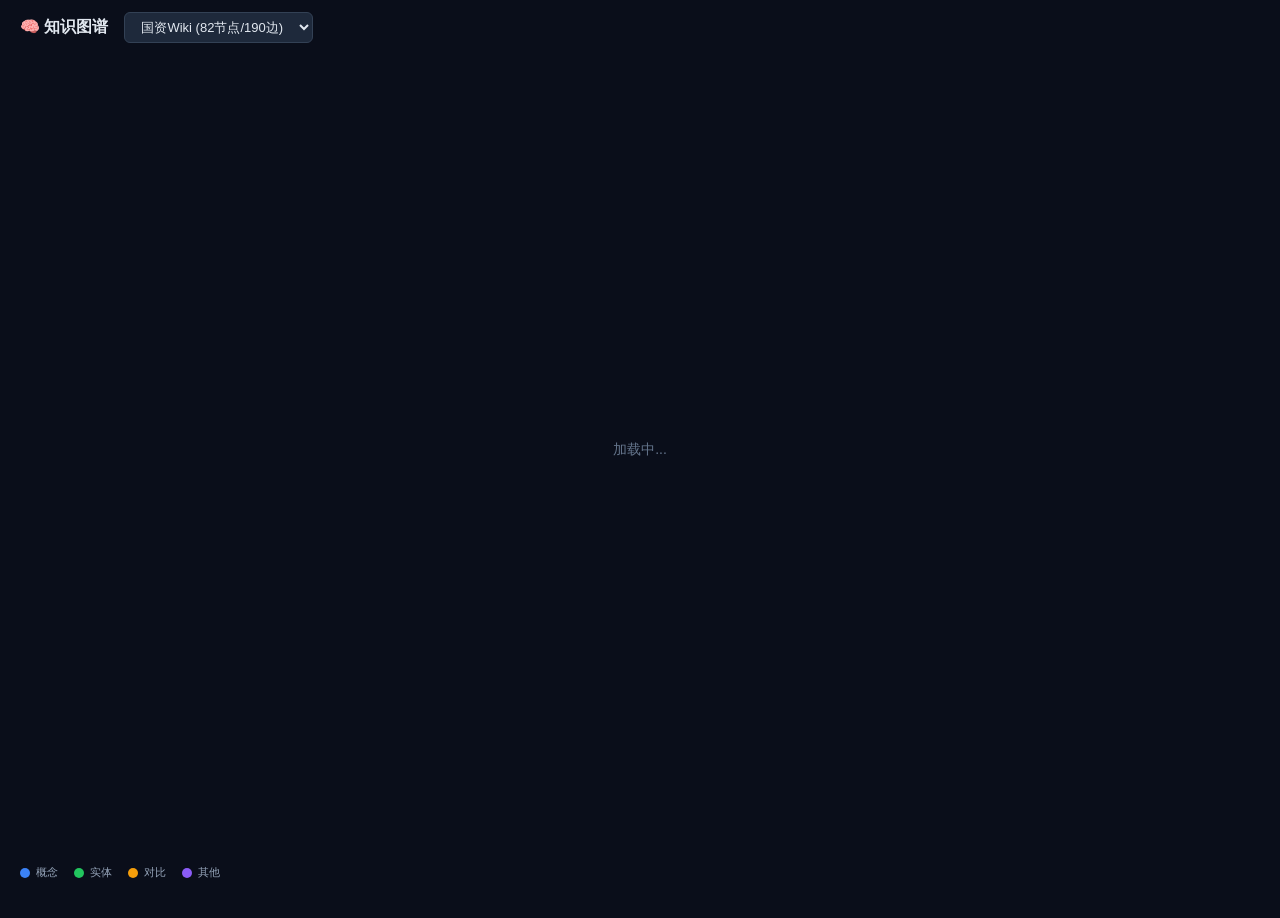
<file: static/graph.html>
<!DOCTYPE html>
<html lang="zh-CN">
<head>
<meta charset="utf-8"><meta name="viewport" content="width=device-width,initial-scale=1">
<title>知识图谱</title>
<style>
*{margin:0;padding:0;box-sizing:border-box}
body{font-family:-apple-system,'PingFang SC','Microsoft YaHei',sans-serif;background:#0a0e1a;color:#c8cdd8;overflow:hidden;height:100vh}
#header{position:absolute;top:0;left:0;right:0;z-index:10;padding:12px 20px;display:flex;align-items:center;gap:16px;background:linear-gradient(180deg,rgba(10,14,26,1) 60%,rgba(10,14,26,0))}
#header h1{font-size:16px;color:#e2e8f0}
#header select{padding:6px 12px;background:#1e293b;border:1px solid #334155;border-radius:6px;color:#e2e8f0;font-size:13px}
#header .info{font-size:12px;color:#64748b}
#graph{width:100%;height:100%}
.node circle{stroke:#1e293b;stroke-width:2;cursor:pointer;transition:r .2s}
.node circle:hover{stroke:#3b82f6;stroke-width:3}
.node text{font-size:10px;fill:#94a3b8;pointer-events:none}
.edge{stroke:#1e293b;stroke-width:1;stroke-opacity:.6}
.edge:hover{stroke:#3b82f6;stroke-opacity:1}
.tooltip{position:absolute;padding:8px 14px;background:#1e293b;color:#e2e8f0;border-radius:6px;font-size:13px;pointer-events:none;opacity:0;z-index:100;max-width:260px;line-height:1.5;border:1px solid #334155}
.legend{position:absolute;bottom:20px;left:20px;display:flex;gap:16px;flex-wrap:wrap}
.legend-item{display:flex;align-items:center;gap:6px;font-size:11px;color:#94a3b8}
.legend-dot{width:10px;height:10px;border-radius:50%}
#loading{position:absolute;top:50%;left:50%;transform:translate(-50%,-50%);color:#64748b;font-size:14px}
</style>
</head>
<body>
<div id="header">
  <h1>🧠 知识图谱</h1>
  <select id="wikiSelect" onchange="loadGraph(this.value)">
    <option value="graph-guozi">国资Wiki (82节点/190边)</option>
    <option value="graph-yixue">医学Wiki (25节点/89边)</option>
    <option value="graph-hw">AI知识库 (44节点/130边)</option>
    <option value="graph-ai">AI大模型Wiki (0节点)</option>
  </select>
  <span class="info" id="stats"></span>
</div>
<div id="graph"></div>
<div class="tooltip" id="tooltip"></div>
<div class="legend">
  <div class="legend-item"><div class="legend-dot" style="background:#3b82f6"></div>概念</div>
  <div class="legend-item"><div class="legend-dot" style="background:#22c55e"></div>实体</div>
  <div class="legend-item"><div class="legend-dot" style="background:#f59e0b"></div>对比</div>
  <div class="legend-item"><div class="legend-dot" style="background:#8b5cf6"></div>其他</div>
</div>
<div id="loading">加载中...</div>

<script src="https://d3js.org/d3.v7.min.js"></script>
<script>
var colors={concepts:'#3b82f6',entities:'#22c55e',comparisons:'#f59e0b',queries:'#ef4444',raw:'#8b5cf6',root:'#64748b'};

function loadGraph(file){
  document.getElementById('loading').style.display='block';
  d3.select('#graph').selectAll('*').remove();
  fetch('/static/'+file+'.json').then(r=>r.json()).then(data=>{
    document.getElementById('loading').style.display='none';
    document.getElementById('stats').textContent=data.nodes.length+'节点/'+data.edges.length+'边';
    render(data);
  });
}

function render(data){
  var W=window.innerWidth,H=window.innerHeight-50;
  var svg=d3.select('#graph').append('svg').attr('width',W).attr('height',H);
  var g=svg.append('g');
  var tooltip=d3.select('#tooltip');
  var zoom=d3.zoom().scaleExtent([.2,4]).on('zoom',e=>g.attr('transform',e.transform));
  svg.call(zoom);

  // Filter broken edges
  var nodeIds=new Set(data.nodes.map(n=>n.id));
  var validEdges=data.edges.filter(e=>nodeIds.has(e.source)&&nodeIds.has(e.target));
  var broken=data.edges.length-validEdges.length;
  document.getElementById('stats').textContent=data.nodes.length+'节点/'+validEdges.length+'边'+(broken?' (过滤'+broken+'断裂边)':'');
  var sim=d3.forceSimulation(data.nodes)
    .force('link',d3.forceLink(validEdges).id(d=>d.id).distance(80))
    .force('charge',d3.forceManyBody().strength(-200))
    .force('center',d3.forceCenter(W/2,H/2))
    .force('collide',d3.forceCollide().radius(20));

  var link=g.selectAll('.edge').data(validEdges).join('line').attr('class','edge');
  var node=g.selectAll('.node').data(data.nodes).join('g').attr('class','node')
    .call(d3.drag().on('start',(e,d)=>{if(!e.active)sim.alphaTarget(.3).restart();d.fx=d.x;d.fy=d.y})
      .on('drag',(e,d)=>{d.fx=e.x;d.fy=e.y})
      .on('end',(e,d)=>{if(!e.active)sim.alphaTarget(0);d.fx=null;d.fy=null}));

  node.append('circle').attr('r',d=>Math.min(12,3+data.edges.filter(e=>e.source===d.id||e.target===d.id).length*2))
    .attr('fill',d=>colors[d.group]||'#64748b');

  node.append('text').text(d=>d.label).attr('dx',14).attr('dy',4);

  node.on('mouseover',function(e,d){
    tooltip.style('opacity',1).html('<strong>'+d.label+'</strong><br><span style="color:#64748b">'+d.wiki+' · '+d.group+'</span><br><span style="color:#60a5fa;font-size:11px">点击跳转Wiki</span>')
      .style('left',e.pageX+12+'px').style('top',e.pageY-10+'px');
  }).on('mouseout',()=>tooltip.style('opacity',0))
    .on('click',(e,d)=>{
      var base={'国资Wiki':'/static/guozi-wiki.html','医学Wiki':'/static/yixue-wiki.html','AI大模型Wiki':'/static/ai-llm-wiki.html','AI知识库':'/static/wiki-v2.html'};
      window.open(base[d.wiki]+'?page='+d.page,'_blank');
    });

  sim.on('tick',()=>{
    link.attr('x1',d=>d.source.x).attr('y1',d=>d.source.y).attr('x2',d=>d.target.x).attr('y2',d=>d.target.y);
    node.attr('transform',d=>'translate('+d.x+','+d.y+')');
  });
}

loadGraph('graph-guozi');
</script>
</body>
</html>
</file>
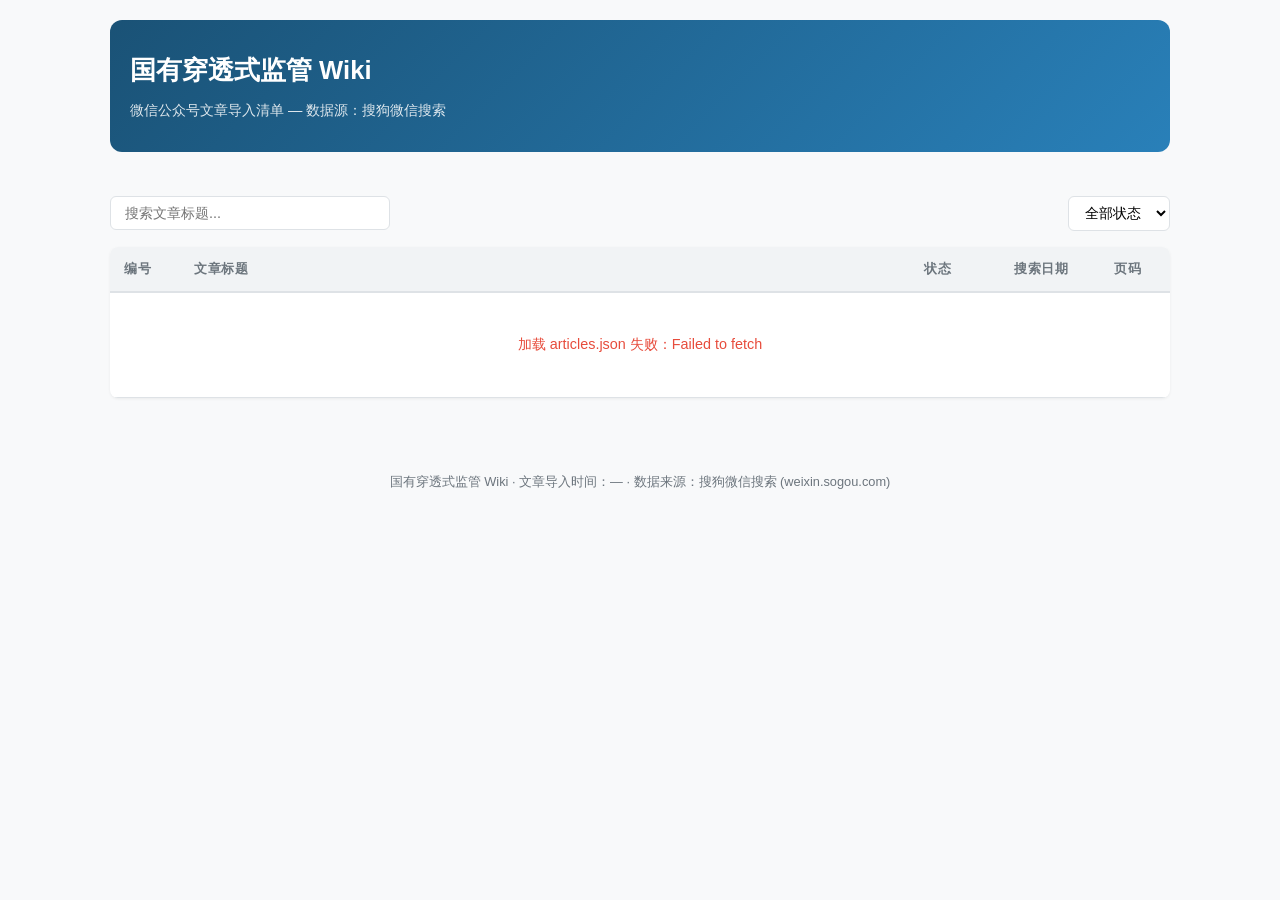
<file: static/guozi-wiki.html>
<!DOCTYPE html>
<html lang="zh-CN">
<head>
<meta charset="utf-8">
<meta name="viewport" content="width=device-width, initial-scale=1.0">
<title>国资穿透式监管 Wiki — 微信公众号文章导入清单</title>
<style>
  :root {
    --bg: #f8f9fa;
    --card-bg: #ffffff;
    --text: #212529;
    --text-secondary: #6c757d;
    --border: #dee2e6;
    --accent: #1a5276;
    --accent-light: #2980b9;
    --tag-bg: #e8f4f8;
    --tag-text: #1a5276;
    --pending: #e67e22;
    --imported: #27ae60;
    --warning: #f39c12;
  }
  * { box-sizing: border-box; margin: 0; padding: 0; }
  body { font-family: -apple-system, BlinkMacSystemFont, "Segoe UI", "PingFang SC", "Microsoft YaHei", sans-serif; background: var(--bg); color: var(--text); line-height: 1.6; }
  
  .container { max-width: 1100px; margin: 0 auto; padding: 20px; }
  
  header {
    background: linear-gradient(135deg, var(--accent), var(--accent-light));
    color: white;
    padding: 30px 20px;
    border-radius: 12px;
    margin-bottom: 24px;
  }
  header h1 { font-size: 1.6rem; font-weight: 700; margin-bottom: 8px; }
  header .subtitle { font-size: 0.9rem; opacity: 0.85; }
  
  .stats-bar {
    display: flex;
    gap: 16px;
    flex-wrap: wrap;
    margin-bottom: 20px;
  }
  .stat-card {
    background: var(--card-bg);
    border: 1px solid var(--border);
    border-radius: 8px;
    padding: 14px 18px;
    flex: 1;
    min-width: 140px;
  }
  .stat-card .label { font-size: 0.8rem; color: var(--text-secondary); margin-bottom: 4px; }
  .stat-card .value { font-size: 1.5rem; font-weight: 700; color: var(--accent); }
  
  .toolbar {
    display: flex;
    justify-content: space-between;
    align-items: center;
    flex-wrap: wrap;
    gap: 12px;
    margin-bottom: 16px;
  }
  .toolbar input {
    padding: 8px 14px;
    border: 1px solid var(--border);
    border-radius: 6px;
    font-size: 0.9rem;
    width: 280px;
    max-width: 100%;
  }
  .toolbar select {
    padding: 8px 12px;
    border: 1px solid var(--border);
    border-radius: 6px;
    font-size: 0.85rem;
    background: white;
  }
  
  table {
    width: 100%;
    border-collapse: collapse;
    background: var(--card-bg);
    border-radius: 8px;
    overflow: hidden;
    box-shadow: 0 1px 3px rgba(0,0,0,0.06);
  }
  th {
    background: #f1f3f5;
    padding: 12px 14px;
    text-align: left;
    font-size: 0.8rem;
    font-weight: 600;
    color: var(--text-secondary);
    text-transform: uppercase;
    letter-spacing: 0.5px;
    border-bottom: 2px solid var(--border);
  }
  td {
    padding: 12px 14px;
    font-size: 0.9rem;
    border-bottom: 1px solid var(--border);
    vertical-align: middle;
  }
  tr:hover { background: #f8f9fa; }
  
  .article-id { font-family: monospace; font-size: 0.8rem; color: var(--text-secondary); }
  .article-title { font-weight: 500; }
  .article-title a { color: var(--accent-light); text-decoration: none; cursor: pointer; }
  .article-title a:hover { text-decoration: underline; }
  
  .status-badge {
    display: inline-block;
    padding: 3px 10px;
    border-radius: 12px;
    font-size: 0.75rem;
    font-weight: 600;
  }
  .status-pending { background: #fef3e2; color: var(--pending); }
  .status-imported { background: #e8f8f0; color: var(--imported); }
  
  .pagination {
    display: flex;
    justify-content: center;
    align-items: center;
    gap: 6px;
    margin-top: 24px;
    flex-wrap: wrap;
  }
  .pagination button, .pagination span.page-num {
    padding: 8px 14px;
    border: 1px solid var(--border);
    border-radius: 6px;
    background: white;
    cursor: pointer;
    font-size: 0.85rem;
    transition: all 0.15s;
  }
  .pagination button:hover:not(:disabled) { background: var(--accent-light); color: white; border-color: var(--accent-light); }
  .pagination button.active { background: var(--accent); color: white; border-color: var(--accent); font-weight: 600; }
  .pagination button:disabled { opacity: 0.4; cursor: not-allowed; }
  .pagination .ellipsis { padding: 8px 6px; color: var(--text-secondary); }
  .pagination .info { font-size: 0.8rem; color: var(--text-secondary); margin-left: 10px; }
  
  .empty-state {
    text-align: center;
    padding: 60px 20px;
    color: var(--text-secondary);
  }

  /* Article detail view */
  #listView { display: block; }
  #detailView { display: none; }
  
  .detail-header {
    display: flex;
    align-items: center;
    gap: 12px;
    margin-bottom: 20px;
    flex-wrap: wrap;
  }
  .back-btn {
    padding: 8px 16px;
    background: var(--accent);
    color: white;
    border: none;
    border-radius: 6px;
    cursor: pointer;
    font-size: 0.85rem;
    text-decoration: none;
  }
  .back-btn:hover { background: var(--accent-light); }
  
  .article-meta {
    background: #f1f3f5;
    padding: 12px 16px;
    border-radius: 8px;
    margin-bottom: 20px;
    font-size: 0.85rem;
    color: var(--text-secondary);
  }
  .article-meta span { margin-right: 20px; }
  
  .article-content {
    background: var(--card-bg);
    padding: 24px 28px;
    border-radius: 8px;
    box-shadow: 0 1px 3px rgba(0,0,0,0.06);
    line-height: 1.8;
  }
  .article-content h1 { font-size: 1.5rem; margin-bottom: 16px; color: var(--accent); border-bottom: 2px solid var(--border); padding-bottom: 10px; }
  .article-content h2 { font-size: 1.2rem; margin: 20px 0 10px; color: var(--accent-light); }
  .article-content h3 { font-size: 1.05rem; margin: 16px 0 8px; }
  .article-content p { margin-bottom: 12px; }
  .article-content ul, .article-content ol { margin: 8px 0 16px 24px; }
  .article-content li { margin-bottom: 4px; }
  .article-content code { background: #f1f3f5; padding: 2px 6px; border-radius: 3px; font-size: 0.85em; }
  .article-content pre { background: #f1f3f5; padding: 16px; border-radius: 6px; overflow-x: auto; margin: 12px 0; }
  .article-content blockquote { border-left: 3px solid var(--accent-light); padding: 8px 16px; margin: 12px 0; background: #f8f9fa; color: var(--text-secondary); }
  .article-content hr { border: none; border-top: 1px solid var(--border); margin: 20px 0; }
  .article-content a { color: var(--accent-light); }
  .article-content table { box-shadow: none; margin: 12px 0; }
  .article-content table th { background: #e9ecef; }
  .article-content strong { color: var(--accent); }
  
  .loading { text-align: center; padding: 40px; color: var(--text-secondary); }
  
  footer {
    text-align: center;
    padding: 30px 20px;
    color: var(--text-secondary);
    font-size: 0.8rem;
    margin-top: 20px;
  }
  
  @media (max-width: 768px) {
    .container { padding: 12px; }
    header { padding: 20px 16px; }
    th:nth-child(1), td:nth-child(1) { display: none; }
  }
</style>
</head>
<body>
<div class="container">

<header>
  <h1>国有穿透式监管 Wiki</h1>
  <div class="subtitle">微信公众号文章导入清单 — 数据源：搜狗微信搜索</div>
</header>

<!-- List View -->
<div id="listView">
<div class="stats-bar" id="statsBar"></div>

<div class="toolbar">
  <input type="text" id="searchInput" placeholder="搜索文章标题..." oninput="renderPage()">
  <select id="statusFilter" onchange="renderPage()">
    <option value="all">全部状态</option>
    <option value="pending">待获取</option>
    <option value="imported">已导入</option>
  </select>
</div>

<table>
  <thead>
    <tr>
      <th style="width:70px">编号</th>
      <th>文章标题</th>
      <th style="width:90px">状态</th>
      <th style="width:100px">搜索日期</th>
      <th style="width:70px">页码</th>
    </tr>
  </thead>
  <tbody id="tableBody"></tbody>
</table>

<div id="emptyState" class="empty-state" style="display:none">
  <p>没有匹配的文章</p>
</div>

<div class="pagination" id="pagination"></div>

<footer>
  国有穿透式监管 Wiki · 文章导入时间：<span id="importTime">—</span> · 数据来源：搜狗微信搜索 (weixin.sogou.com)
</footer>
</div>

<!-- Detail View -->
<div id="detailView">
  <div class="detail-header">
    <button class="back-btn" onclick="backToList()">返回清单</button>
    <span style="font-weight:600;font-size:1.1rem;" id="detailTitle">—</span>
  </div>
  <div class="article-meta" id="detailMeta"></div>
  <div class="article-content" id="detailContent">
    <div class="loading">加载中...</div>
  </div>
</div>

</div>

<script>
const PER_PAGE = 50;
let allArticles = [];
let currentPage = 1;

async function init() {
  try {
    const res = await fetch('http://192.168.40.5:8789/articles.json');
    const data = await res.json();
    allArticles = data.articles;
    document.getElementById('importTime').textContent = data.imported_at ? new Date(data.imported_at).toLocaleString('zh-CN') : '—';
    updateStats();
    renderPage();
  } catch (e) {
    document.getElementById('tableBody').innerHTML = '<tr><td colspan="5" style="text-align:center;padding:40px;color:#e74c3c;">加载 articles.json 失败：' + e.message + '</td></tr>';
  }
}

function updateStats() {
  const total = allArticles.length;
  const pending = allArticles.filter(a => a.status === 'pending').length;
  const imported = allArticles.filter(a => a.status === 'imported').length;
  document.getElementById('statsBar').innerHTML = `
    <div class="stat-card"><div class="label">文章总数</div><div class="value">${total}</div></div>
    <div class="stat-card"><div class="label">待获取</div><div class="value" style="color:var(--pending)">${pending}</div></div>
    <div class="stat-card"><div class="label">已导入</div><div class="value" style="color:var(--imported)">${imported}</div></div>
    <div class="stat-card"><div class="label">完成率</div><div class="value">${total > 0 ? Math.round(imported/total*100) : 0}%</div></div>
  `;
}

function getFiltered() {
  const search = document.getElementById('searchInput').value.toLowerCase();
  const status = document.getElementById('statusFilter').value;
  return allArticles.filter(a => {
    if (status !== 'all' && a.status !== status) return false;
    if (search && !a.title.toLowerCase().includes(search) && !a.id.toLowerCase().includes(search)) return false;
    return true;
  });
}

function renderPage(pageNum) {
  if (pageNum) currentPage = pageNum;
  const filtered = getFiltered();
  const totalPages = Math.ceil(filtered.length / PER_PAGE) || 1;
  if (currentPage > totalPages) currentPage = totalPages;
  
  const start = (currentPage - 1) * PER_PAGE;
  const pageItems = filtered.slice(start, start + PER_PAGE);
  
  const tbody = document.getElementById('tableBody');
  const emptyEl = document.getElementById('emptyState');
  
  if (pageItems.length === 0) {
    tbody.innerHTML = '';
    emptyEl.style.display = 'block';
  } else {
    emptyEl.style.display = 'none';
    tbody.innerHTML = pageItems.map(a => `
      <tr>
        <td><span class="article-id">${a.id}</span></td>
        <td><span class="article-title"><a onclick="viewArticle('${a.id}')">${escapeHtml(a.title)}</a></span></td>
        <td><span class="status-badge status-${a.status}">${a.status === 'pending' ? '待获取' : '已导入'}</span></td>
        <td>${a.search_date}</td>
        <td>第${a.page}页</td>
      </tr>
    `).join('');
  }
  
  renderPagination(totalPages, filtered.length);
}

function renderPagination(totalPages, totalItems) {
  const pag = document.getElementById('pagination');
  let html = '';
  
  html += `<button onclick="renderPage(${currentPage - 1})" ${currentPage <= 1 ? 'disabled' : ''}>上一页</button>`;
  
  const maxVisible = 7;
  let startPage = Math.max(1, currentPage - Math.floor(maxVisible / 2));
  let endPage = Math.min(totalPages, startPage + maxVisible - 1);
  if (endPage - startPage < maxVisible - 1) startPage = Math.max(1, endPage - maxVisible + 1);
  
  if (startPage > 1) {
    html += `<span class="page-num" onclick="renderPage(1)">1</span>`;
    if (startPage > 2) html += '<span class="ellipsis">…</span>';
  }
  
  for (let i = startPage; i <= endPage; i++) {
    html += `<span class="page-num${i === currentPage ? ' active' : ''}" onclick="renderPage(${i})">${i}</span>`;
  }
  
  if (endPage < totalPages) {
    if (endPage < totalPages - 1) html += '<span class="ellipsis">…</span>';
    html += `<span class="page-num" onclick="renderPage(${totalPages})">${totalPages}</span>`;
  }
  
  html += `<button onclick="renderPage(${currentPage + 1})" ${currentPage >= totalPages ? 'disabled' : ''}>下一页</button>`;
  html += `<span class="info">共 ${totalItems} 条 / ${totalPages} 页</span>`;
  
  pag.innerHTML = html;
}

// === Article Detail View ===

function viewArticle(articleId) {
  document.getElementById('listView').style.display = 'none';
  document.getElementById('detailView').style.display = 'block';
  document.getElementById('detailContent').innerHTML = '<div class="loading">加载中...</div>';
  
  const article = allArticles.find(a => a.id === articleId);
  if (article) {
    document.getElementById('detailTitle').textContent = article.id;
    document.getElementById('detailMeta').innerHTML = `
      <span>标题：<strong>${escapeHtml(article.title)}</strong></span>
      <span>状态：${article.status === 'pending' ? '待获取' : '已导入'}</span>
      <span>搜索日期：${article.search_date}</span>
    `;
  }
  
  fetch(`http://192.168.40.5:8789/wechat-articles/${articleId}.md`)
    .then(r => r.text())
    .then(md => {
      const { body, frontmatter } = parseMarkdown(md);
      document.getElementById('detailContent').innerHTML = body;
    })
    .catch(e => {
      document.getElementById('detailContent').innerHTML = '<p style="color:#e74c3c;">加载失败：' + e.message + '</p>';
    });
}

function backToList() {
  document.getElementById('detailView').style.display = 'none';
  document.getElementById('listView').style.display = 'block';
}

// === Simple Markdown Parser ===

function parseMarkdown(md) {
  let frontmatter = {};
  let body = md;
  
  // Parse YAML frontmatter (between --- markers)
  const fmMatch = md.match(/^---\n([\s\S]*?)\n---\n/);
  if (fmMatch) {
    body = md.slice(fmMatch[0].length);
    fmMatch[1].split('\n').forEach(line => {
      const [key, ...vals] = line.split(':');
      if (key && vals.length) frontmatter[key.trim()] = vals.join(':').trim();
    });
  }
  
  let html = body;
  
  // Code blocks (multi-line)
  html = html.replace(/```(\w*)\n([\s\S]*?)```/g, '<pre><code>$2</code></pre>');
  
  // Inline code
  html = html.replace(/`([^`]+)`/g, '<code>$1</code>');
  
  // Headers
  html = html.replace(/^#### (.+)$/gm, '<h4>$1</h4>');
  html = html.replace(/^### (.+)$/gm, '<h3>$1</h3>');
  html = html.replace(/^## (.+)$/gm, '<h2>$1</h2>');
  html = html.replace(/^# (.+)$/gm, '<h1>$1</h1>');
  
  // Bold and italic
  html = html.replace(/\*\*\*(.+?)\*\*\*/g, '<strong><em>$1</em></strong>');
  html = html.replace(/\*\*(.+?)\*\*/g, '<strong>$1</strong>');
  html = html.replace(/\*(.+?)\*/g, '<em>$1</em>');
  
  // Horizontal rule
  html = html.replace(/^---$/gm, '<hr>');
  
  // Blockquote
  html = html.replace(/^> (.+)$/gm, '<blockquote>$1</blockquote>');
  
  // Unordered lists
  html = html.replace(/^(\s*)[-*] (.+)$/gm, '<li>$2</li>');
  html = html.replace(/(<li>[\s\S]*?<\/li>)/g, '<ul>$1</ul>');
  // Fix nested ul
  html = html.replace(/<\/ul>\s*<ul>/g, '');
  
  // Ordered lists
  html = html.replace(/^\d+\. (.+)$/gm, '<li>$1</li>');
  
  // Links
  html = html.replace(/\[([^\]]+)\]\(([^)]+)\)/g, '<a href="$2" target="_blank">$1</a>');
  
  // Paragraphs (lines not starting with a tag)
  html = html.replace(/^(?!<[a-z/])(.+)$/gm, '<p>$1</p>');
  
  // Clean up empty paragraphs
  html = html.replace(/<p>\s*<\/p>/g, '');
  
  return { body: html, frontmatter };
}

function escapeHtml(str) {
  const div = document.createElement('div');
  div.textContent = str;
  return div.innerHTML;
}

init();
</script>
</body>
</html>
</file>
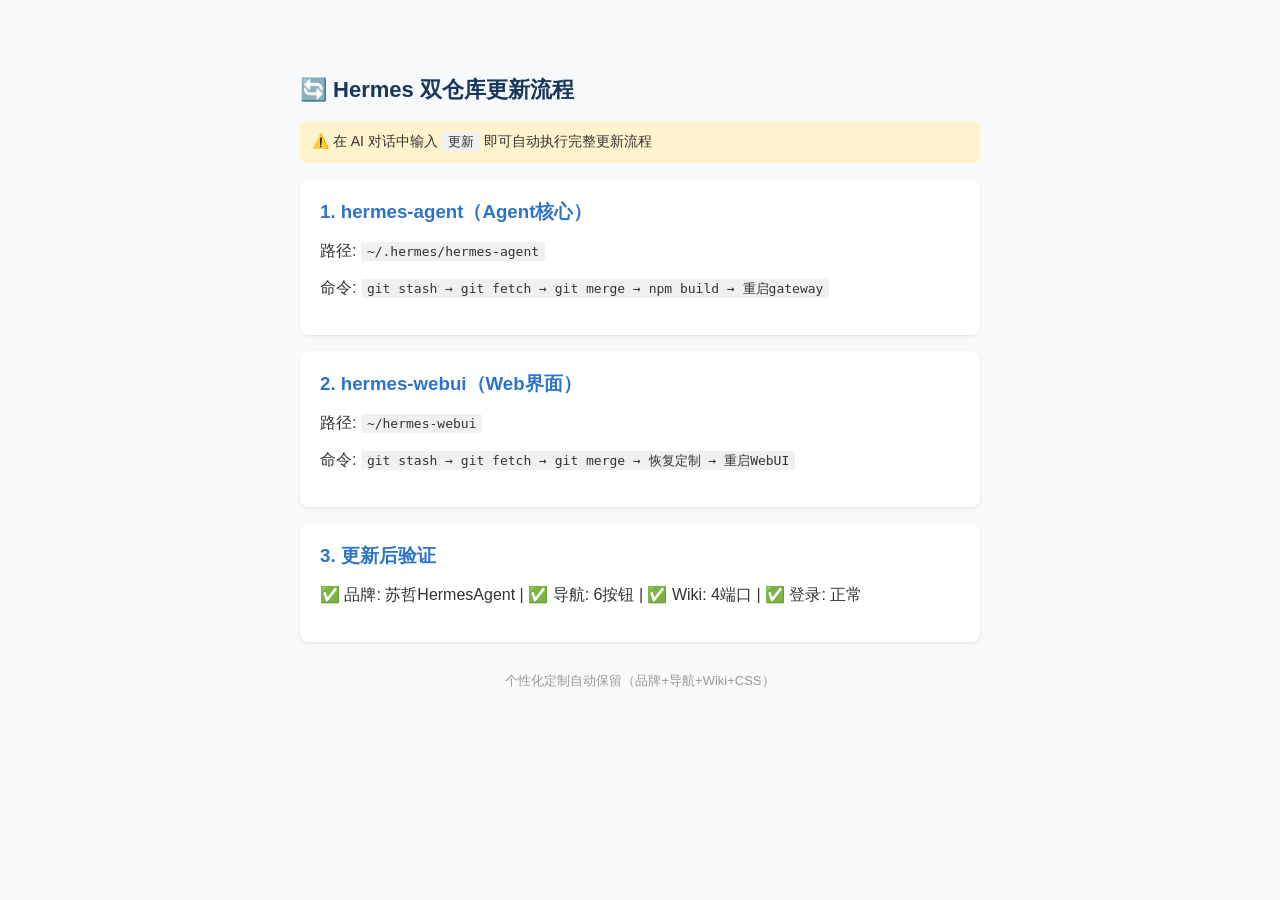
<file: static/hermes-update.html>
<!DOCTYPE html>
<html lang="zh-CN">
<head>
<meta charset="utf-8">
<meta name="viewport" content="width=device-width, initial-scale=1.0">
<title>Hermes 更新流程</title>
<style>
body{font-family:-apple-system,'Microsoft YaHei',sans-serif;max-width:680px;margin:40px auto;padding:20px;color:#333;background:#f8f9fa}
h1{color:#1a365d;font-size:22px}
.card{background:#fff;border-radius:8px;padding:20px;margin:16px 0;box-shadow:0 1px 3px rgba(0,0,0,.1)}
.card h3{color:#2d74c8;margin:0 0 8px}
code{background:#f0f0f0;padding:2px 6px;border-radius:3px;font-size:13px}
.note{background:#fff3cd;padding:12px;border-radius:6px;margin:16px 0;font-size:14px}
</style>
</head>
<body>
<h1>🔄 Hermes 双仓库更新流程</h1>

<div class="note">⚠️ 在 AI 对话中输入 <code>更新</code> 即可自动执行完整更新流程</div>

<div class="card">
<h3>1. hermes-agent（Agent核心）</h3>
<p>路径: <code>~/.hermes/hermes-agent</code></p>
<p>命令: <code>git stash → git fetch → git merge → npm build → 重启gateway</code></p>
</div>

<div class="card">
<h3>2. hermes-webui（Web界面）</h3>
<p>路径: <code>~/hermes-webui</code></p>
<p>命令: <code>git stash → git fetch → git merge → 恢复定制 → 重启WebUI</code></p>
</div>

<div class="card">
<h3>3. 更新后验证</h3>
<p>✅ 品牌: 苏哲HermesAgent | ✅ 导航: 6按钮 | ✅ Wiki: 4端口 | ✅ 登录: 正常</p>
</div>

<p style="text-align:center;color:#999;font-size:13px;margin-top:30px">个性化定制自动保留（品牌+导航+Wiki+CSS）</p>
</body>
</html>
</file>
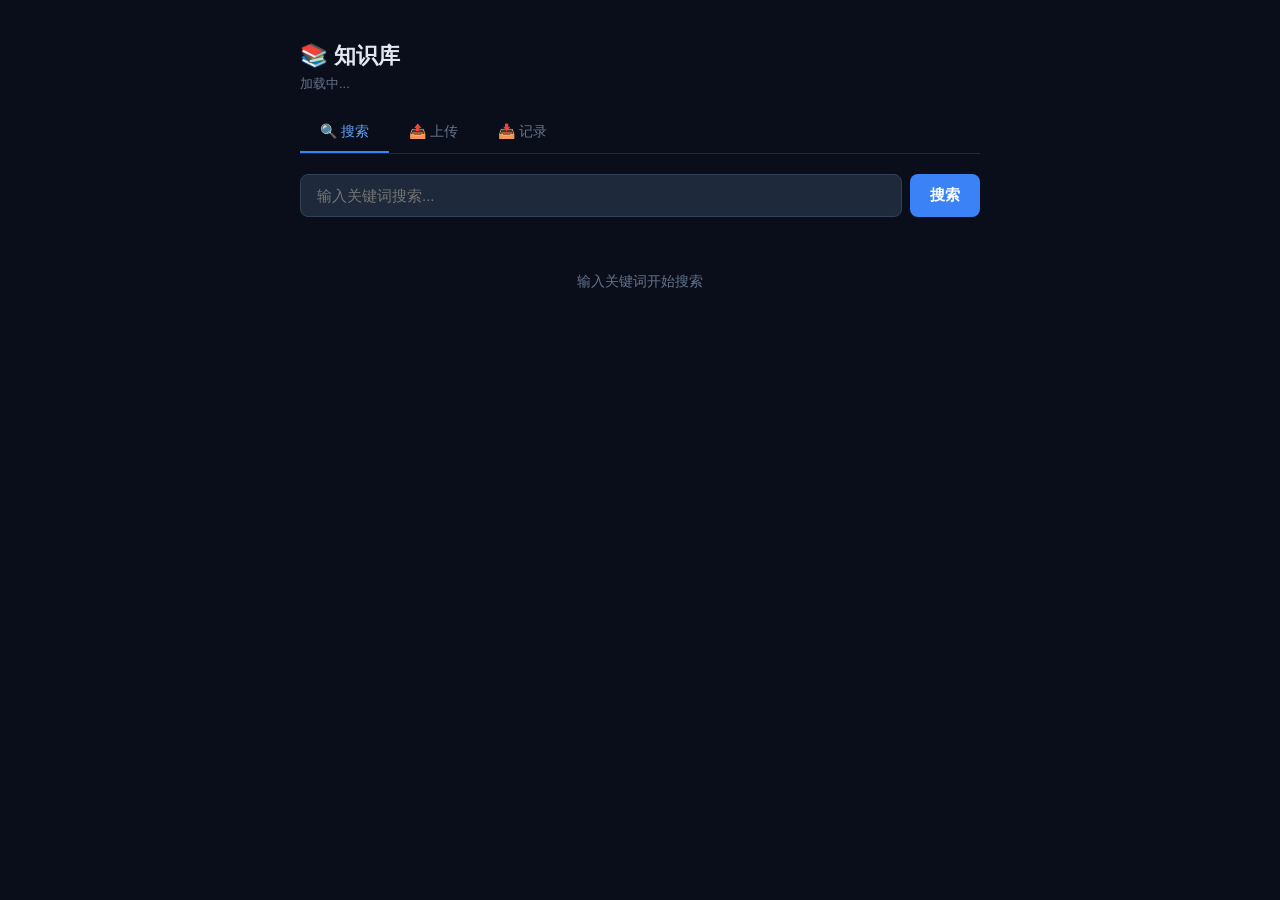
<file: static/kb-search.html>
<!DOCTYPE html>
<html lang="zh-CN">
<head>
<meta charset="utf-8">
<meta name="viewport" content="width=device-width,initial-scale=1">
<title>知识库</title>
<style>
*{margin:0;padding:0;box-sizing:border-box}
body{font-family:-apple-system,'PingFang SC','Microsoft YaHei',sans-serif;background:#0a0e1a;color:#c8cdd8;min-height:100vh}
.container{max-width:720px;margin:0 auto;padding:40px 20px}
h1{font-size:1.4em;color:#e2e8f0;margin-bottom:4px}
.sub{font-size:13px;color:#64748b;margin-bottom:20px}
.tabs{display:flex;gap:0;margin-bottom:20px;border-bottom:1px solid #1e293b}
.tab{padding:10px 20px;font-size:14px;cursor:pointer;color:#64748b;border:none;background:none;border-bottom:2px solid transparent}
.tab.active{color:#60a5fa;border-bottom-color:#3b82f6}
.panel{display:none}
.panel.active{display:block}
.search-box{display:flex;gap:8px;margin-bottom:12px}
.search-box input{flex:1;padding:12px 16px;background:#1e293b;border:1px solid #334155;border-radius:8px;color:#e2e8f0;font-size:15px;outline:none}
.search-box input:focus{border-color:#3b82f6}
.btn{padding:12px 20px;background:#3b82f6;color:#fff;border:none;border-radius:8px;font-size:15px;cursor:pointer;font-weight:600}
.btn-sm{padding:6px 14px;font-size:12px;border-radius:6px}
.btn-green{background:#16a34a}
.result{margin-bottom:14px;padding:14px 16px;background:#0f1525;border-radius:8px;border-left:3px solid #1e293b}
.result.wiki{border-left-color:#22c55e}
.result .meta{font-size:12px;color:#64748b;margin-bottom:6px;display:flex;gap:12px;flex-wrap:wrap;align-items:center}
.result .meta .source{color:#60a5fa;font-weight:600}
.result .wiki-badge{background:#166534;color:#4ade80;padding:2px 8px;border-radius:4px;font-size:10px;font-weight:600}
.result .preview{font-size:14px;color:#94a3b8;line-height:1.7}
#scount{font-size:13px;color:#64748b;margin-bottom:16px}
.upload-zone{border:2px dashed #334155;border-radius:12px;padding:40px 20px;text-align:center;cursor:pointer;transition:all .2s;margin-bottom:16px}
.upload-zone:hover{border-color:#3b82f6;background:#0f1525}
.upload-zone svg{margin-bottom:12px;opacity:.5}
.upload-zone .hint{font-size:15px;color:#94a3b8}
.upload-zone .hint2{font-size:12px;color:#64748b;margin-top:6px}
#uploadStatus{font-size:13px;color:#94a3b8;margin-bottom:12px;line-height:1.8}
.history-item{display:flex;align-items:center;gap:12px;padding:10px 0;border-bottom:1px solid #0f1525;font-size:14px}
.history-item .icon{font-size:16px;flex-shrink:0}
.history-item .name{flex:1;color:#c8cdd8;overflow:hidden;text-overflow:ellipsis;white-space:nowrap}
.history-item .chunks{color:#64748b;font-size:12px;white-space:nowrap}
.history-item .time{color:#475569;font-size:12px;white-space:nowrap}
.history-item .wiki-btn{padding:4px 10px;background:#166534;color:#4ade80;border:none;border-radius:4px;font-size:11px;cursor:pointer;white-space:nowrap}
.history-item .wiki-btn:hover{background:#15803d}
.pagination{display:flex;justify-content:center;gap:8px;margin-top:20px}
.pagination button{padding:8px 14px;background:#1e293b;color:#94a3b8;border:1px solid #334155;border-radius:6px;font-size:13px;cursor:pointer}
.pagination button.active{background:#3b82f6;color:#fff;border-color:#3b82f6}
.pagination button:disabled{opacity:.4;cursor:default}
#hloading,#sloading,#sempty{text-align:center;padding:40px;color:#64748b;font-size:14px}
</style>
</head>
<body>
<div class="container">
<h1>📚 知识库</h1>
<p class="sub" id="statusLine">加载中...</p>

<div class="tabs">
  <button class="tab active" onclick="switchTab('search')">🔍 搜索</button>
  <button class="tab" onclick="switchTab('upload')">📤 上传</button>
  <button class="tab" onclick="switchTab('history')">📥 记录</button>
</div>

<div class="panel active" id="panelSearch">
  <div class="search-box">
    <input id="q" type="text" placeholder="输入关键词搜索..." onkeydown="if(event.key==='Enter')doSearch()">
    <button class="btn" onclick="doSearch()">搜索</button>
  </div>
  <div id="scount"></div>
  <div id="sresults"><div id="sempty">输入关键词开始搜索</div></div>
</div>

<div class="panel" id="panelUpload">
  <div class="upload-zone" onclick="document.getElementById('fileInput').click()">
    <svg width="36" height="36" viewBox="0 0 24 24" fill="none" stroke="currentColor" stroke-width="1.5"><path d="M21 15v4a2 2 0 01-2 2H5a2 2 0 01-2-2v-4"/><polyline points="17 8 12 3 7 8"/><line x1="12" y1="3" x2="12" y2="15"/></svg>
    <div class="hint">点击或拖拽文件到此处</div>
    <div class="hint2">支持 .docx .pdf .md .txt .html</div>
  </div>
  <input type="file" id="fileInput" style="display:none" accept=".docx,.pdf,.md,.txt,.html" multiple onchange="doUpload(this.files)">
  <div id="uploadStatus"></div>
</div>

<div class="panel" id="panelHistory">
  <div id="hresults"><div id="hloading">加载中...</div></div>
  <div class="pagination" id="pagination"></div>
</div>
</div>

<script>
var BASE='http://192.168.40.5:8792';
var allHistory=[], histPage=1, HIST_PER=50;

// Tabs
function switchTab(name){
  document.querySelectorAll('.tab').forEach(function(t){
    var txt=t.textContent.trim();
    t.classList.toggle('active',(name==='search'&&txt.includes('搜索'))||(name==='upload'&&txt.includes('上传'))||(name==='history'&&txt.includes('记录')));
  });
  document.querySelectorAll('.panel').forEach(function(p){p.classList.remove('active')});
  document.getElementById('panel'+name.charAt(0).toUpperCase()+name.slice(1)).classList.add('active');
  if(name==='history'){histPage=1;loadHistory()}
}

fetch(BASE+'/status').then(function(r){return r.json()}).then(function(d){
  document.getElementById('statusLine').textContent=d.total_chunks+' 个文本块';
});

// Search
function doSearch(){
  var q=document.getElementById('q').value.trim();if(!q)return;
  document.getElementById('sresults').innerHTML='<div id="sloading">搜索中...</div>';
  document.getElementById('scount').textContent='';
  fetch(BASE+'/search?q='+encodeURIComponent(q)).then(function(r){return r.json()}).then(function(d){
    document.getElementById('scount').textContent=(d.results||[]).length+' 条结果';
    if(!d.results||!d.results.length){document.getElementById('sresults').innerHTML='<div id="sempty">未找到相关内容</div>';return}
    var html='';
    d.results.forEach(function(r){
      var wikiLink='',cls='',badge='';
      if(r.isWiki){cls=' wiki';badge=' <span class="wiki-badge">WIKI</span>'}
      var src=r.source||'';
      var wikiMap=[
        {prefix:'Guozi-Wiki/', page:'/static/guozi-wiki.html?page='},
        {prefix:'Yixue-Wiki/', page:'/static/yixue-wiki.html?page='},
        {prefix:'AI-LLM-Wiki/', page:'/static/ai-llm-wiki.html?page='},
        {prefix:'Hermes-Wiki/', page:'/static/wiki-v2.html?page='}
      ];
      for(var w=0;w<wikiMap.length;w++){
        var idx=src.indexOf(wikiMap[w].prefix);
        if(idx!==-1){
          var rel=src.substring(idx+wikiMap[w].prefix.length).replace(/\.md$/,'');
          wikiLink=' <a href="'+wikiMap[w].page+rel+'" target="_blank" style="color:#22c55e;font-size:11px;text-decoration:none">[Wiki]</a>';
          break;
        }
      }
      var title=(r.title||src).replace(/\\\\/g,'');
      html+='<div class="result'+cls+'"><div class="meta"><span class="source" style="font-weight:600;color:#e2e8f0">'+esc(title)+'</span>'+badge+wikiLink+'<span style="font-size:11px;color:#64748b">'+esc(src)+'</span><span>块 '+r.chunk+'</span><span>相关度 '+(r.score*100).toFixed(0)+'%</span></div><div class="preview">'+esc(r.preview)+'</div></div>';
    });
    document.getElementById('sresults').innerHTML=html;
  }).catch(function(){document.getElementById('sresults').innerHTML='<div id="sempty">搜索失败</div>'});
}

// Upload
function doUpload(files){
  if(!files||!files.length)return;
  var status=document.getElementById('uploadStatus');status.innerHTML='检查重复...';
  var skipped=[],toUpload=[],checks=files.length,checked=0;
  for(var i=0;i<files.length;i++){(function(f){
    fetch(BASE+'/exists?filename='+encodeURIComponent(f.name)).then(function(r){return r.json()}).then(function(d){
      if(d.exists)skipped.push(f.name);else toUpload.push(f);
      checked++;if(checked>=checks)start();
    }).catch(function(){toUpload.push(f);checked++;if(checked>=checks)start()});
  })(files[i])}
  function start(){
    var msgs=[];
    if(skipped.length)msgs.push('⚠️ 跳过重复: '+skipped.join(', '));
    if(!toUpload.length){msgs.push('所有文件已存在，无需导入');status.innerHTML=msgs.join('<br>');return}
    msgs.push('共 '+toUpload.length+' 个文件待导入...');
    status.innerHTML=msgs.join('<br>');uploadOne(0);
  }
  function uploadOne(i){
    if(i>=toUpload.length){status.innerHTML+='<br>✅ 全部完成！';loadHistory();return}
    var f=toUpload[i],fd=new FormData();fd.append('file',f);
    status.innerHTML+='<br>📥 ['+(i+1)+'/'+toUpload.length+'] '+f.name+'...';
    fetch(BASE+'/ingest',{method:'POST',body:fd}).then(function(r){return r.json()}).then(function(d){
      status.innerHTML=status.innerHTML.replace(/📥.*$/m,(d.ok?'✅ ':'❌ ')+'['+(i+1)+'/'+toUpload.length+'] '+f.name+' → '+(d.chunks||0)+' 块');
      setTimeout(function(){uploadOne(i+1)},300);
    }).catch(function(e){status.innerHTML+='<br>❌ '+f.name+' 连接失败';setTimeout(function(){uploadOne(i+1)},300)});
  }
}

// History with pagination
function loadHistory(){
  document.getElementById('hresults').innerHTML='<div id="hloading">加载中...</div>';
  fetch(BASE+'/history').then(function(r){return r.json()}).then(function(d){
    allHistory=d.history||[];
    renderHistoryPage(1);
  }).catch(function(){document.getElementById('hresults').innerHTML='<div style="text-align:center;padding:40px;color:#64748b">加载失败</div>'});
}

function renderHistoryPage(p){
  histPage=p;
  var total=allHistory.length, totalPages=Math.ceil(total/HIST_PER)||1;
  if(p>totalPages)p=totalPages;
  var start=(p-1)*HIST_PER, end=Math.min(start+HIST_PER,total);
  var page=allHistory.slice(start,end);
  
  if(!page.length){
    document.getElementById('hresults').innerHTML='<div style="text-align:center;padding:40px;color:#64748b;font-size:14px">暂无导入记录</div>';
    document.getElementById('pagination').innerHTML='';
    return;
  }
  var html='<div style="font-size:13px;color:#64748b;margin-bottom:12px">共 '+total+' 条，第 '+(start+1)+'-'+end+' 条</div>';
  page.forEach(function(h,i){
    var displayTitle=h.title||h.filename;
    html+='<div class="history-item"><span class="icon">📄</span><span class="name" title="'+esc(displayTitle)+'">'+(start+i+1)+'. '+esc(displayTitle)+'</span><span class="chunks">'+(h.chunks||0)+' 块</span><span class="time">'+h.time+'</span>'
      +'<button class="wiki-btn" onclick="importToWiki(\''+esc(h.filename)+'\')" title="导入到对应Wiki">+Wiki</button>'
      +'</div>';
  });
  document.getElementById('hresults').innerHTML=html;

  // Pagination buttons
  var phtml='';
  if(totalPages>1){
    phtml+='<button onclick="renderHistoryPage(1)"'+(p===1?' disabled':'')+'>首页</button>';
    phtml+='<button onclick="renderHistoryPage('+(p-1)+')"'+(p===1?' disabled':'')+'>上一页</button>';
    for(var i=Math.max(1,p-2);i<=Math.min(totalPages,p+2);i++){
      phtml+='<button onclick="renderHistoryPage('+i+')"'+(i===p?' class="active"':'')+'>'+i+'</button>';
    }
    phtml+='<button onclick="renderHistoryPage('+(p+1)+')"'+(p===totalPages?' disabled':'')+'>下一页</button>';
    phtml+='<button onclick="renderHistoryPage('+totalPages+')"'+(p===totalPages?' disabled':'')+'>末页</button>';
  }
  document.getElementById('pagination').innerHTML=phtml;
}

// Wiki import
function importToWiki(filename){
  var wiki=prompt('选择导入目标Wiki:\n1 = 国资Wiki (8789)\n2 = 医学Wiki (8790)\n3 = AI大模型Wiki (8791)\n4 = AI知识库 (8788)','1');
  if(!wiki)return;
  var wikis={'1':{name:'国资',port:'8789'},'2':{name:'医学',port:'8790'},'3':{name:'AI大模型',port:'8791'},'4':{name:'AI知识库',port:'8788'}};
  var w=wikis[wiki];if(!w){alert('无效选择');return}
  alert('请手动操作：\n1. 从上传页面重新上传文件 "'+filename+'"\n2. 然后在终端执行：\n   cp 文件路径 ~/'+w.name.replace('国资','Guozi').replace('医学','Yixue').replace('AI大模型','AI-LLM').replace('AI知识库','Hermes')+'-Wiki/raw/articles/\'\n   或通过侧栏对应Wiki页面手动归档');
}

function esc(s){var d=document.createElement('div');d.textContent=s;return d.innerHTML}

loadHistory();
</script>
</body>
</html>
</file>
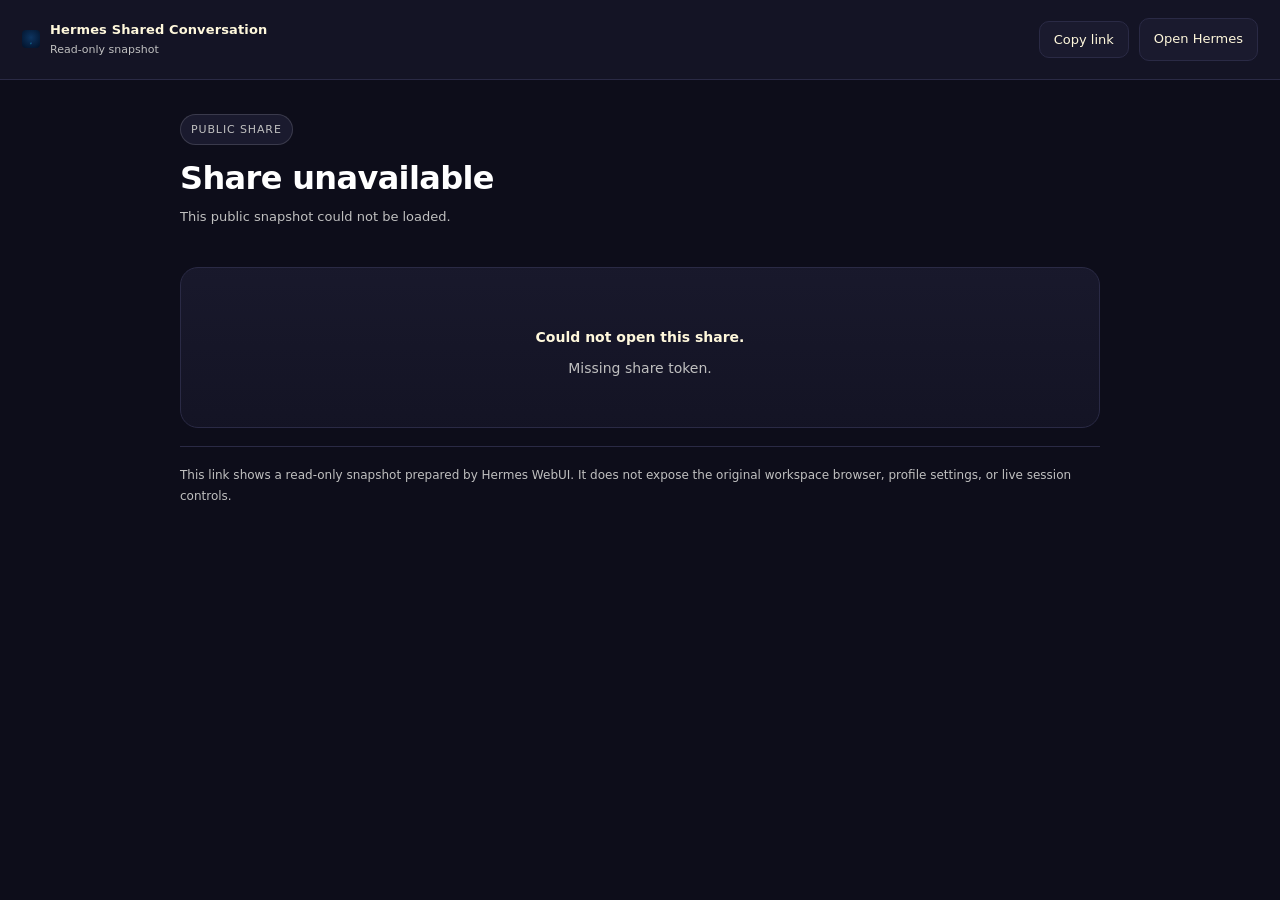
<file: static/share.html>
<!doctype html>
<html lang="en">
<head>
  <meta charset="utf-8">
  <meta name="viewport" content="width=device-width,initial-scale=1">
  <title>Shared Conversation - Hermes</title>
  <meta name="robots" content="noindex,nofollow,noarchive">
  <meta name="referrer" content="same-origin">
  <script>(function(){try{var themes={light:1,dark:1,system:1},skins={codex:1,terracotta:1,default:1,ares:1,mono:1,graphite:1,github:1,slate:1,poseidon:1,sisyphus:1,charizard:1,sienna:1,catppuccin:1,hepburn:1,nous:1,'geist-contrast':1,neon:1,'neon-soft':1,'neon-paint':1,zeus:1,'verdigris':1},legacy={slate:['dark','slate'],solarized:['dark','poseidon'],monokai:['dark','sisyphus'],nord:['dark','slate'],oled:['dark','default']},t=(localStorage.getItem('hermes-theme')||'dark').toLowerCase(),s=(localStorage.getItem('hermes-skin')||'').toLowerCase(),m=legacy[t],theme=m?m[0]:(themes[t]?t:'dark');var pendingExt=s&&s!=='default'&&!skins[s]&&!legacy[s];var skin=skins[s]?s:(pendingExt?s:(m?m[1]:'default'));var _hadAppearance=localStorage.getItem('hermes-theme')!==null||localStorage.getItem('hermes-skin')!==null;if(_hadAppearance){localStorage.setItem('hermes-theme',theme);localStorage.setItem('hermes-skin',skin);}if(theme==='system')theme=window.matchMedia('(prefers-color-scheme:dark)').matches?'dark':'light';if(theme==='dark')document.documentElement.classList.add('dark');if(skin!=='default')document.documentElement.dataset.skin=skin;}catch(e){document.documentElement.classList.add('dark');}})()</script>
  <link rel="stylesheet" href="/static/style.css">
  <style>
    html,body{height:auto;min-height:100%}
    body{overflow-y:auto;overflow-x:hidden;display:block}
    .share-shell{min-height:100vh;background:var(--bg);color:var(--text);}
    .share-topbar{display:flex;align-items:center;justify-content:space-between;gap:12px;padding:18px 22px;border-bottom:1px solid var(--border);background:var(--sidebar);position:sticky;top:0;z-index:10}
    .share-brand{display:flex;align-items:center;gap:10px;min-width:0}
    .share-brand-title{font-size:13px;font-weight:700;color:var(--text);letter-spacing:.01em}
    .share-brand-sub{font-size:11px;color:var(--muted)}
    .share-actions{display:flex;align-items:center;gap:10px;flex-wrap:wrap}
    .share-btn{display:inline-flex;align-items:center;justify-content:center;gap:8px;padding:10px 14px;border-radius:10px;border:1px solid var(--border);background:var(--surface);color:var(--text);font-size:13px;font-weight:500;cursor:pointer;transition:background .15s,border-color .15s,color .15s;text-decoration:none}
    .share-btn:hover{background:var(--accent-bg);border-color:var(--accent-bg-strong);color:var(--accent-text)}
    .share-btn:disabled{opacity:.45;cursor:not-allowed}
    .share-wrap{width:min(920px,calc(100vw - 32px));margin:0 auto;padding:28px 0 72px}
    .share-hero{padding:6px 0 18px}
    .share-kicker{display:inline-flex;align-items:center;gap:8px;padding:6px 10px;border-radius:999px;background:var(--surface);border:1px solid var(--border2);font-size:11px;color:var(--muted);text-transform:uppercase;letter-spacing:.08em}
    .share-title{margin:16px 0 10px;font-size:32px;line-height:1.1;letter-spacing:-.02em;color:var(--strong,var(--text))}
    .share-meta{font-size:13px;color:var(--muted);line-height:1.6}
    .share-transcript{margin-top:22px;padding:18px 18px 8px;border:1px solid var(--border);border-radius:18px;background:linear-gradient(180deg,color-mix(in srgb,var(--surface) 88%,transparent),color-mix(in srgb,var(--sidebar) 94%,transparent))}
    .share-empty,.share-error{padding:40px 16px;text-align:center;color:var(--muted)}
    .share-error strong{color:var(--text)}
    .share-message{padding:14px 0 18px;border-top:1px solid color-mix(in srgb,var(--border) 78%,transparent)}
    .share-message:first-child{border-top:none;padding-top:4px}
    .share-role{display:flex;align-items:center;gap:10px;font-size:11px;font-weight:700;letter-spacing:.08em;text-transform:uppercase;color:var(--muted);margin-bottom:10px}
    .share-role-badge{display:inline-flex;align-items:center;justify-content:center;min-width:26px;height:26px;padding:0 8px;border-radius:999px;border:1px solid var(--border2);background:var(--surface-subtle);color:var(--text)}
    .share-message[data-role="user"] .share-role-badge{background:var(--accent-bg);border-color:var(--accent-bg-strong);color:var(--accent-text)}
    .share-message-body{padding-left:0;max-width:none}
    .share-foot{margin-top:18px;padding-top:18px;border-top:1px solid var(--border);font-size:12px;color:var(--muted);line-height:1.7}
    @media (max-width: 720px){
      .share-topbar{padding:14px 14px 12px;align-items:flex-start;flex-direction:column}
      .share-wrap{width:min(100vw - 20px,920px)}
      .share-title{font-size:26px}
      .share-transcript{padding:14px 14px 6px;border-radius:16px}
      .share-actions{width:100%}
      .share-btn{flex:1 1 180px}
    }
  </style>
</head>
<body>
  <div class="share-shell">
    <header class="share-topbar">
      <div class="share-brand">
        <span class="app-titlebar-icon" aria-hidden="true">
          <svg xmlns="http://www.w3.org/2000/svg" viewBox="0 0 64 64" width="18" height="18" aria-hidden="true"><defs><linearGradient id="share-mark" x1="0" y1="0" x2="1" y2="0"><stop offset="0" stop-color="#08EBF1"/><stop offset="1" stop-color="#3889FD"/></linearGradient><radialGradient id="share-tile" cx="50%" cy="42%" r="75%"><stop offset="0%" stop-color="#0D3460"/><stop offset="100%" stop-color="#021128"/></radialGradient></defs><rect width="64" height="64" rx="14.3" fill="url(#share-tile)"/><g transform="translate(-8.632 -11.731) scale(0.06483)"><path fill="url(#share-mark)" fill-rule="evenodd" d="M630.5 961.9 C634.9 960.7 638.5 957.9 640.5 953.9 C642.5 950.1 643.3 865.1 641.4 864.3 C640 863.8 623.9 872.5 618.2 876.8 C616.4 878.2 613.8 881.2 612.5 883.5 L610 887.7 610 918.4 C610 951.8 610.2 953.1 615.7 958.3 C618.3 960.8 622.4 962.7 625.5 962.9 C626 963 628.3 962.5 630.5 961.9 Z"/></g></svg>
        </span>
        <div>
          <div class="share-brand-title">Hermes Shared Conversation</div>
          <div class="share-brand-sub">Read-only snapshot</div>
        </div>
      </div>
      <div class="share-actions">
        <button class="share-btn" id="shareCopyBtn" type="button">Copy link</button>
        <a class="share-btn" href="/" id="shareHomeLink">Open Hermes</a>
      </div>
    </header>
    <main class="share-wrap">
      <section class="share-hero">
        <div class="share-kicker">Public share</div>
        <h1 class="share-title" id="shareTitle">Loading...</h1>
        <div class="share-meta" id="shareMeta">Fetching shared conversation...</div>
      </section>
      <section class="share-transcript" id="shareTranscript">
        <div class="share-empty">Loading shared conversation...</div>
      </section>
      <div class="share-foot">
        This link shows a read-only snapshot prepared by Hermes WebUI. It does not expose the original workspace browser, profile settings, or live session controls.
      </div>
    </main>
  </div>
  <script src="/static/ui.js"></script>
  <script src="/static/share.js"></script>
</body>
</html>
</file>
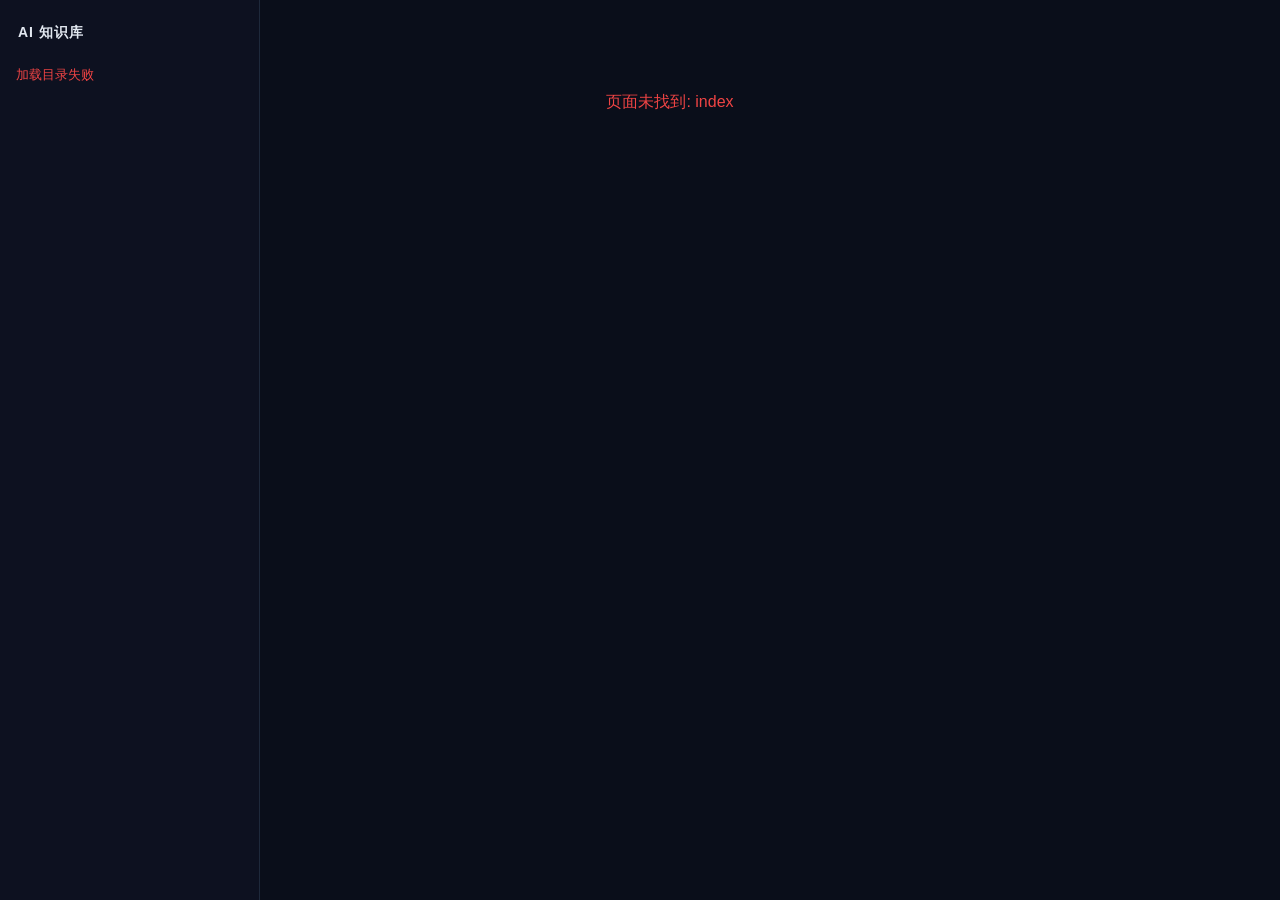
<file: static/wiki-v2.html>
<!DOCTYPE html>
<html lang="zh-CN">
<head>
<meta charset="utf-8">
<meta name="viewport" content="width=device-width,initial-scale=1">
<title>AI 知识库</title>
<style>
*{margin:0;padding:0;box-sizing:border-box}
body{font-family:-apple-system,'PingFang SC','Microsoft YaHei',sans-serif;background:#0a0e1a;color:#c8cdd8;display:flex;height:100vh;overflow:hidden}
#sidebar{width:260px;min-width:260px;background:#0d1120;border-right:1px solid #1e293b;overflow-y:auto;padding:16px 0;flex-shrink:0}
#sidebar h2{font-size:14px;font-weight:700;color:#e2e8f0;padding:8px 18px;margin:0;letter-spacing:1px}
#sidebar .section{margin-bottom:12px}
#sidebar .section-title{font-size:11px;font-weight:700;color:#64748b;text-transform:uppercase;letter-spacing:1.5px;padding:6px 18px;margin-top:8px}
#sidebar a{display:block;font-size:13px;color:#94a3b8;text-decoration:none;padding:5px 18px 5px 24px;border-left:2px solid transparent;transition:all .15s;white-space:nowrap;overflow:hidden;text-overflow:ellipsis}
#sidebar a:hover{color:#e2e8f0;background:#1a2035;border-left-color:#3b82f6}
#sidebar a.active{color:#60a5fa;background:#1a2440;border-left-color:#3b82f6;font-weight:600}
#main{flex:1;overflow-y:auto;padding:32px 40px;max-width:820px}
#main h1{font-size:1.5em;color:#e2e8f0;border-bottom:1px solid #1e293b;padding-bottom:10px;margin-bottom:16px}
#main h2{font-size:1.2em;color:#e2e8f0;margin-top:28px;margin-bottom:10px}
#main h3{font-size:1.05em;color:#94a3b8;margin-top:20px;margin-bottom:8px}
#main p{line-height:1.8;margin-bottom:12px;font-size:15px}
#main a{color:#60a5fa;text-decoration:none}
#main table{border-collapse:collapse;width:100%;margin:16px 0;font-size:14px}
#main th,#main td{border:1px solid #334155;padding:8px 12px;text-align:left}
#main th{background:#1e293b;color:#e2e8f0;font-weight:600}
#main tr:nth-child(even) td{background:#0f1525}
#main code{background:#1e293b;padding:2px 6px;border-radius:4px;font-size:.9em}
#main pre{background:#1e293b;padding:16px;border-radius:6px;overflow-x:auto;font-size:13px;line-height:1.5}
#main blockquote{border-left:3px solid #3b82f6;padding:8px 16px;color:#94a3b8;margin:16px 0;background:#0f1525}
#main .frontmatter{background:#0f1525;border-radius:8px;padding:16px;margin-bottom:20px;font-size:13px}
#main .frontmatter .tag{display:inline-block;background:#1e293b;color:#60a5fa;padding:2px 8px;border-radius:4px;margin:2px 4px 2px 0;font-size:11px}
.wiki-link{color:#60a5fa;cursor:pointer;text-decoration:underline;text-decoration-style:dotted}
.wiki-link:hover{color:#93c5fd}
#loading,#error{text-align:center;padding:60px;color:#64748b}
#error{color:#ef4444}
@media(max-width:700px){#sidebar{display:none}#main{padding:20px}}
</style>
</head>
<body>
<div id="sidebar">
<h2 id="wikiTitle">AI 知识库</h2>
<div id="toc"><div id="loading">加载目录...</div></div>
</div>
<div id="main"><div id="loading">选择左侧页面开始浏览</div></div>

<script src="marked.min.js"></script>
<script>
var WIKI_BASE='http://192.168.40.5:8788';
var WIKI_NAME='AI 知识库';
var currentPage='';
var pageCache={};
var tocLoaded=false;

marked.setOptions({breaks:true,gfm:true});

function decodeHTMLEntities(text) {
  var el = document.createElement('textarea');
  el.innerHTML = text;
  return el.value;
}

function processWikilinks(html) {
  return html.replace(/\[\[([^\]|]+?)(?:\|([^\]]+?))?\]\]/g, function(m, target, label) {
    var display = (label || target).trim();
    var t = target.trim();
    return '<span class="wiki-link" onclick="loadPage(\'' + t.replace(/'/g, "\\'") + '\')">' + display + '</span>';
  });
}

function loadTOC() {
  if (tocLoaded) return;
  fetch(WIKI_BASE+'/index.md').then(function(r){return r.text()}).then(function(md){
    var lines=md.split('\n');
    var toc=document.getElementById('toc');
    toc.innerHTML='';
    var currentSection=null;
    var hasContent=false;
    lines.forEach(function(line){
      if (line.match(/^## (.+)/)) {
        var title=line.replace(/^## /,'');
        var div=document.createElement('div');
        div.className='section';
        div.innerHTML='<div class="section-title">'+title+'</div>';
        toc.appendChild(div);
        currentSection=div;
      } else if (line.match(/^- \[\[(.+)\]\]/)) {
        var m=line.match(/^- \[\[([^\]]+)\]\]/);
        if (m && currentSection) {
          var a=document.createElement('a');
          a.href='javascript:void(0)';
          a.textContent=m[1];
          a.onclick=function(p){return function(){loadPage(p)}}(m[1]);
          currentSection.appendChild(a);
          hasContent=true;
        }
      } else if (line.match(/^- \[\[(.+?)\]\] — (.+)/)) {
        var m=line.match(/^- \[\[([^\]]+?)\]\] — (.+)/);
        if (m && currentSection) {
          var a=document.createElement('a');
          a.href='javascript:void(0)';
          a.textContent=m[1];
          a.title=m[2];
          a.onclick=function(p){return function(){loadPage(p)}}(m[1]);
          currentSection.appendChild(a);
          hasContent=true;
        }
      }
    });
    if (!hasContent) toc.innerHTML='<div style="padding:16px;color:#64748b;font-size:13px">暂无页面</div>';
    tocLoaded=true;
  }).catch(function(e){
    document.getElementById('toc').innerHTML='<div style="padding:16px;color:#ef4444;font-size:13px">加载目录失败</div>';
  });
}

function loadPage(pageName) {
  if (currentPage===pageName) return;
  currentPage=pageName;
  var main=document.getElementById('main');
  main.innerHTML='<div id="loading">加载中...</div>';

  var dirs=['concepts/','entities/','comparisons/','queries/',''];
  function tryFetch(idx) {
    if (idx>=dirs.length) {
      main.innerHTML='<div id="error">页面未找到: '+pageName+'</div>';
      return;
    }
    var url=WIKI_BASE+'/'+dirs[idx]+pageName+'.md';
    fetch(url).then(function(r){if(!r.ok)throw Error('404');return r.text()}).then(function(md){
      var title=pageName;var frontmatter='';
      if (md.startsWith('---')) {
        var end=md.indexOf('---',3);
        if (end!==-1) {
          frontmatter=md.substring(3,end).trim();
          md=md.substring(end+3).trim();
          // Parse title
          var titleMatch=frontmatter.match(/^title:\s*(.+)$/m);
          if (titleMatch) title=titleMatch[1].replace(/['"]/g,'');
          // Parse tags
          var tagsMatch=frontmatter.match(/^tags:\s*(.+)$/m);
          if (tagsMatch) {
            var tags=tagsMatch[1].replace(/[\[\]'"]/g,'').split(/[,\s]+/).filter(Boolean).slice(0,6);
            frontmatter='<div class="frontmatter">'+tags.map(function(t){return '<span class="tag">#'+t+'</span>'}).join(' ')+'</div>';
          } else frontmatter='';
        }
      }
      var html=marked.parse(md);
      html=processWikilinks(html);
      document.title=title+' - '+WIKI_NAME;
      main.innerHTML=frontmatter+'<h1>'+title+'</h1>'+html;

      // Highlight active nav
      var links=document.querySelectorAll('#sidebar a');
      links.forEach(function(a){a.classList.remove('active')});
      links.forEach(function(a){if(a.textContent.trim()===pageName)a.classList.add('active')});

      // Scroll to top
      main.scrollTop=0;

      // Cache
      pageCache[pageName]={title:title,html:main.innerHTML};

      // Store last page
      try{localStorage.setItem('wiki-last-page-8788',pageName)}catch(e){}
    }).catch(function(){tryFetch(idx+1)});
  }
  tryFetch(0);
}

// Init
loadTOC();

// Load last page or index
var lastPage=null;
try{lastPage=localStorage.getItem('wiki-last-page-8788')}catch(e){}
if (lastPage) loadPage(lastPage);
  else loadPage('index');
</script>
</body>
</html>
</file>
